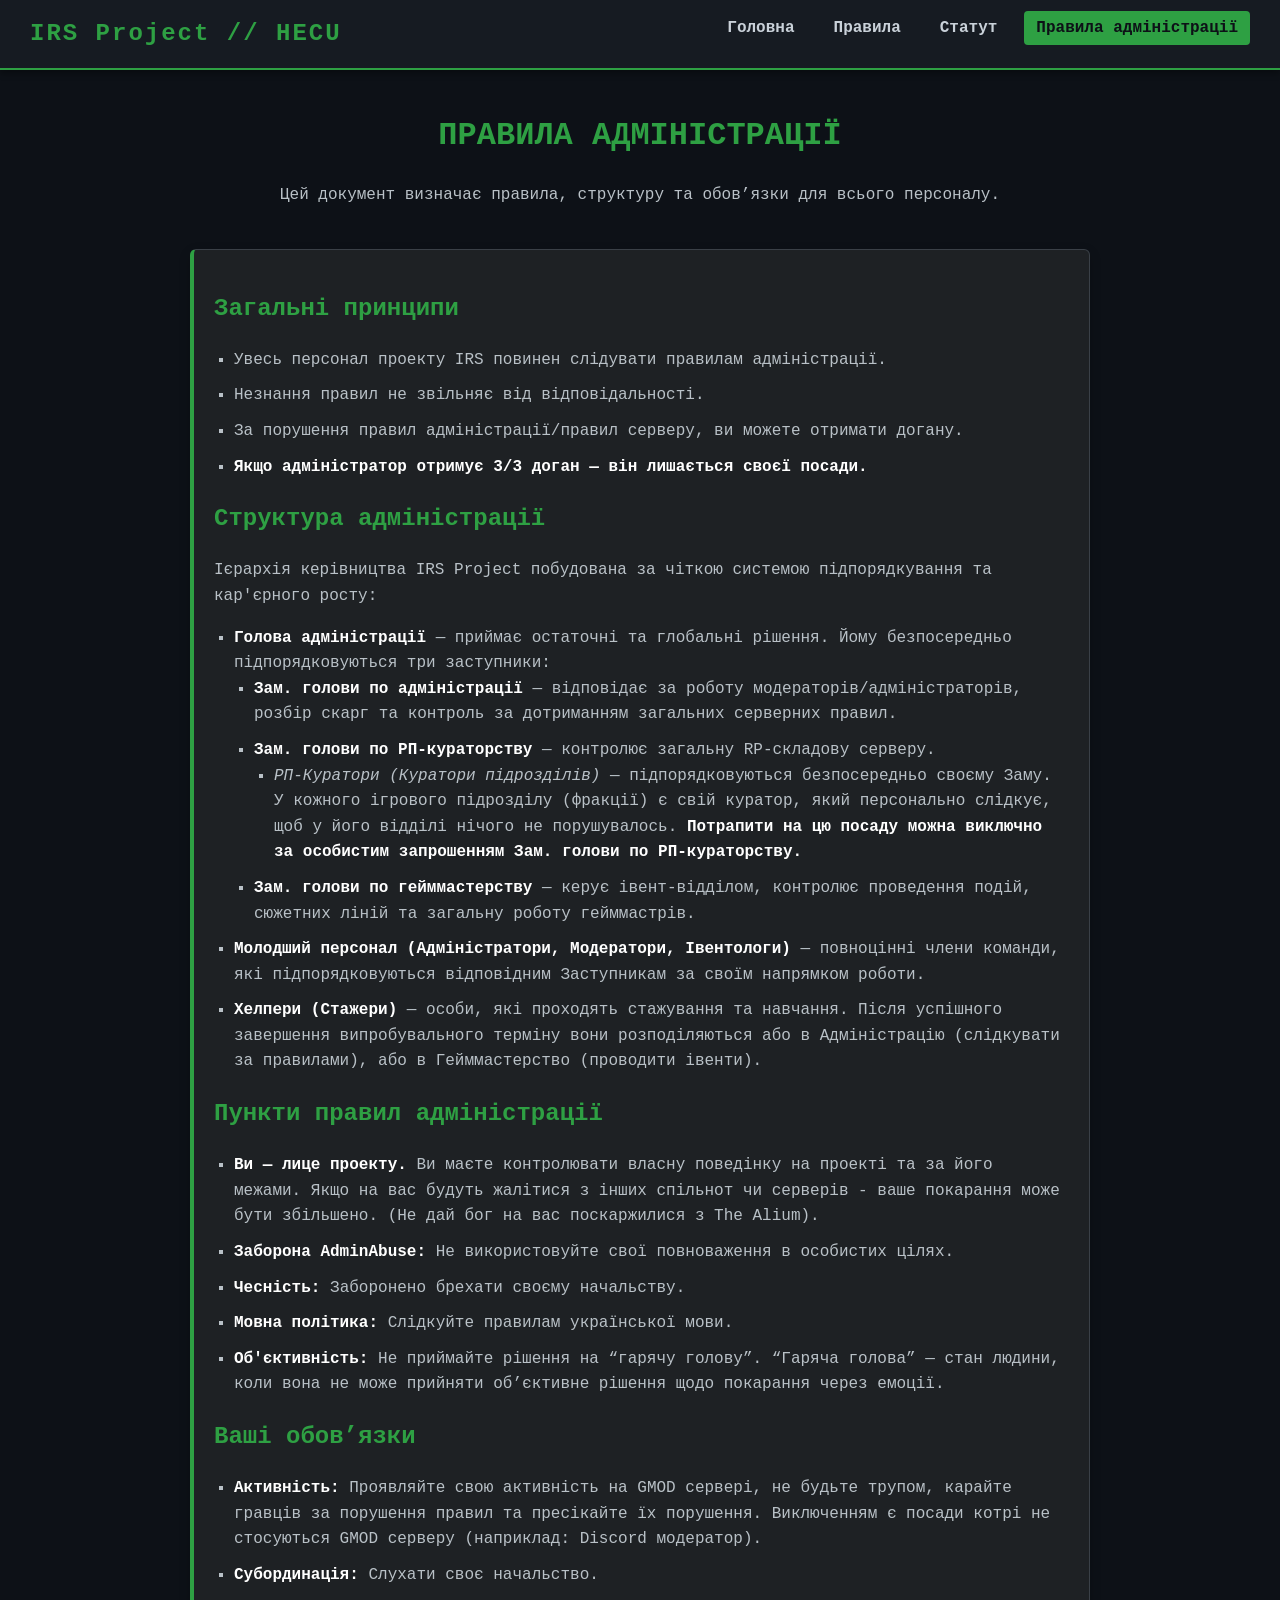
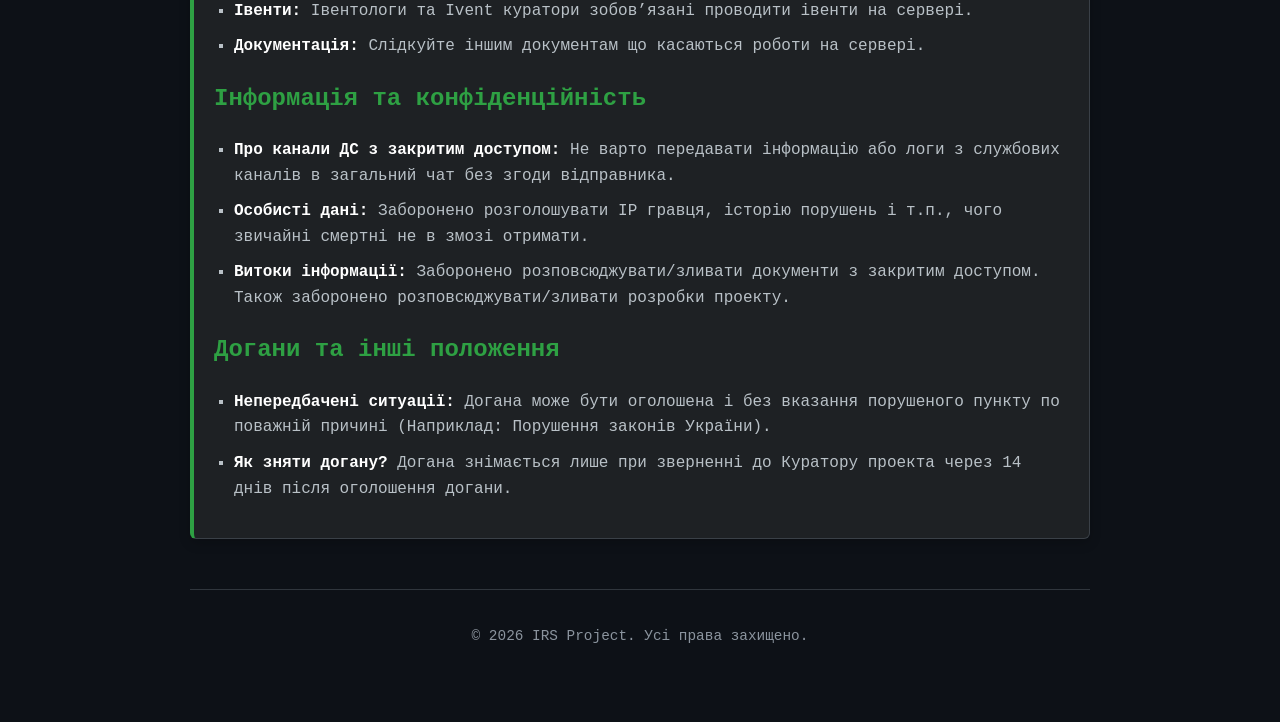
<file: admin.html>
<!DOCTYPE html>
<html lang="uk">
<head>
    <meta charset="UTF-8">
    <meta name="viewport" content="width=device-width, initial-scale=1.0">
    <title>IRS Project | Правила адміністрації</title>
    <link rel="stylesheet" href="style.css">

    <meta property="og:title" content="IRS Project | HL: HECU RP">
    <meta property="og:description" content="Український військово-рольовий сервер (Military RP) у всесвіті Half-Life. Атмосфера катастрофи в Чорній Мезі, суворий статут та боротьба за виживання.">
    <meta property="og:image" content="https://images.steamusercontent.com/ugc/4035672230849723/F85C774FB08B85DD0A5FEDB623C6EC84D47D0886/?imw=5000&imh=5000&ima=fit&impolicy=Letterbox&imcolor=%23000000&letterbox=false">
    <meta property="og:url" content="irsproject.pp.ua"> <meta property="og:type" content="website">
    <meta name="theme-color" content="#2ea043"> <meta name="twitter:card" content="summary_large_image">
</head>
<body>
    <nav class="navbar">
        <div class="nav-brand">IRS Project // HECU</div>
        <ul class="nav-links">
            <li><a href="index.html">Головна</a></li>
            <li><a href="rules.html">Правила</a></li>
            <li><a href="charter.html">Статут</a></li>
            <li><a href="admin.html" class="active">Правила адміністрації</a></li>
        </ul>
    </nav>

    <div class="container">
        <header>
            <h1>ПРАВИЛА АДМІНІСТРАЦІЇ</h1>
            <p>Цей документ визначає правила, структуру та обов’язки для всього персоналу.</p>
        </header>

        <main>
            <section class="terminal-box">
                <h2>Загальні принципи</h2>
                <ul>
                    <li>Увесь персонал проекту IRS повинен слідувати правилам адміністрації.</li>
                    <li>Незнання правил не звільняє від відповідальності.</li>
                    <li>За порушення правил адміністрації/правил серверу, ви можете отримати догану.</li>
                    <li><strong>Якщо адміністратор отримує 3/3 доган — він лишається своєї посади.</strong></li>
                </ul>

                <h2>Структура адміністрації</h2>
                <p>Ієрархія керівництва IRS Project побудована за чіткою системою підпорядкування та кар'єрного росту:</p>
                <ul>
                    <li><strong>Голова адміністрації</strong> — приймає остаточні та глобальні рішення. Йому безпосередньо підпорядковуються три заступники:
                        <ul>
                            <li><strong>Зам. голови по адміністрації</strong> — відповідає за роботу модераторів/адміністраторів, розбір скарг та контроль за дотриманням загальних серверних правил.</li>
                            <li><strong>Зам. голови по РП-кураторству</strong> — контролює загальну RP-складову серверу.
                                <ul>
                                    <li><em>РП-Куратори (Куратори підрозділів)</em> — підпорядковуються безпосередньо своєму Заму. У кожного ігрового підрозділу (фракції) є свій куратор, який персонально слідкує, щоб у його відділі нічого не порушувалось. <strong>Потрапити на цю посаду можна виключно за особистим запрошенням Зам. голови по РП-кураторству.</strong></li>
                                </ul>
                            </li>
                            <li><strong>Зам. голови по гейммастерству</strong> — керує івент-відділом, контролює проведення подій, сюжетних ліній та загальну роботу гейммастрів.</li>
                        </ul>
                    </li>
                    <li><strong>Молодший персонал (Адміністратори, Модератори, Івентологи)</strong> — повноцінні члени команди, які підпорядковуються відповідним Заступникам за своїм напрямком роботи.</li>
                    <li><strong>Хелпери (Стажери)</strong> — особи, які проходять стажування та навчання. Після успішного завершення випробувального терміну вони розподіляються або в Адміністрацію (слідкувати за правилами), або в Гейммастерство (проводити івенти).</li>
                </ul>

                <h2>Пункти правил адміністрації</h2>
                <ul>
                    <li><strong>Ви — лице проекту.</strong> Ви маєте контролювати власну поведінку на проекті та за його межами. Якщо на вас будуть жалітися з інших спільнот чи серверів - ваше покарання може бути збільшено. (Не дай бог на вас поскаржилися з The Alium).</li>
                    <li><strong>Заборона AdminAbuse:</strong> Не використовуйте свої повноваження в особистих цілях.</li>
                    <li><strong>Чесність:</strong> Заборонено брехати своєму начальству.</li>
                    <li><strong>Мовна політика:</strong> Слідкуйте правилам української мови.</li>
                    <li><strong>Об'єктивність:</strong> Не приймайте рішення на “гарячу голову”. “Гаряча голова” — стан людини, коли вона не може прийняти об’єктивне рішення щодо покарання через емоції.</li>
                </ul>

                <h2>Ваші обов’язки</h2>
                <ul>
                    <li><strong>Активність:</strong> Проявляйте свою активність на GMOD сервері, не будьте трупом, карайте гравців за порушення правил та пресікайте їх порушення. Виключенням є посади котрі не стосуються GMOD серверу (наприклад: Discord модератор).</li>
                    <li><strong>Субординація:</strong> Слухати своє начальство.</li>
                    <li><strong>Івенти:</strong> Івентологи та Ivent куратори зобов’язані проводити івенти на сервері.</li>
                    <li><strong>Документація:</strong> Слідкуйте іншим документам що касаються роботи на сервері.</li>
                </ul>

                <h2>Інформація та конфіденційність</h2>
                <ul>
                    <li><strong>Про канали ДС з закритим доступом:</strong> Не варто передавати інформацію або логи з службових каналів в загальний чат без згоди відправника.</li>
                    <li><strong>Особисті дані:</strong> Заборонено розголошувати IP гравця, історію порушень і т.п., чого звичайні смертні не в змозі отримати.</li>
                    <li><strong>Витоки інформації:</strong> Заборонено розповсюджувати/зливати документи з закритим доступом. Також заборонено розповсюджувати/зливати розробки проекту.</li>
                </ul>

                <h2>Догани та інші положення</h2>
                <ul>
                    <li><strong>Непередбачені ситуації:</strong> Догана може бути оголошена і без вказання порушеного пункту по поважній причині (Наприклад: Порушення законів України).</li>
                    <li><strong>Як зняти догану?</strong> Догана знімається лише при зверненні до Куратору проекта через 14 днів після оголошення догани.</li>
                </ul>
            </section>
        </main>

        <footer>
            <p>&copy; 2026 IRS Project. Усі права захищено.</p>
        </footer>
    </div>

    <script>
        document.addEventListener('DOMContentLoaded', () => {
            const links = document.querySelectorAll('.nav-links a');

            links.forEach(link => {
                link.addEventListener('click', function(e) {
                    if (this.href === window.location.href) return;
                    e.preventDefault();
                    const target = this.href;
                    document.body.classList.add('fade-out');
                    setTimeout(() => {
                        window.location.href = target;
                    }, 300);
                });
            });
        });
    </script>
</body>
</html>
</file>
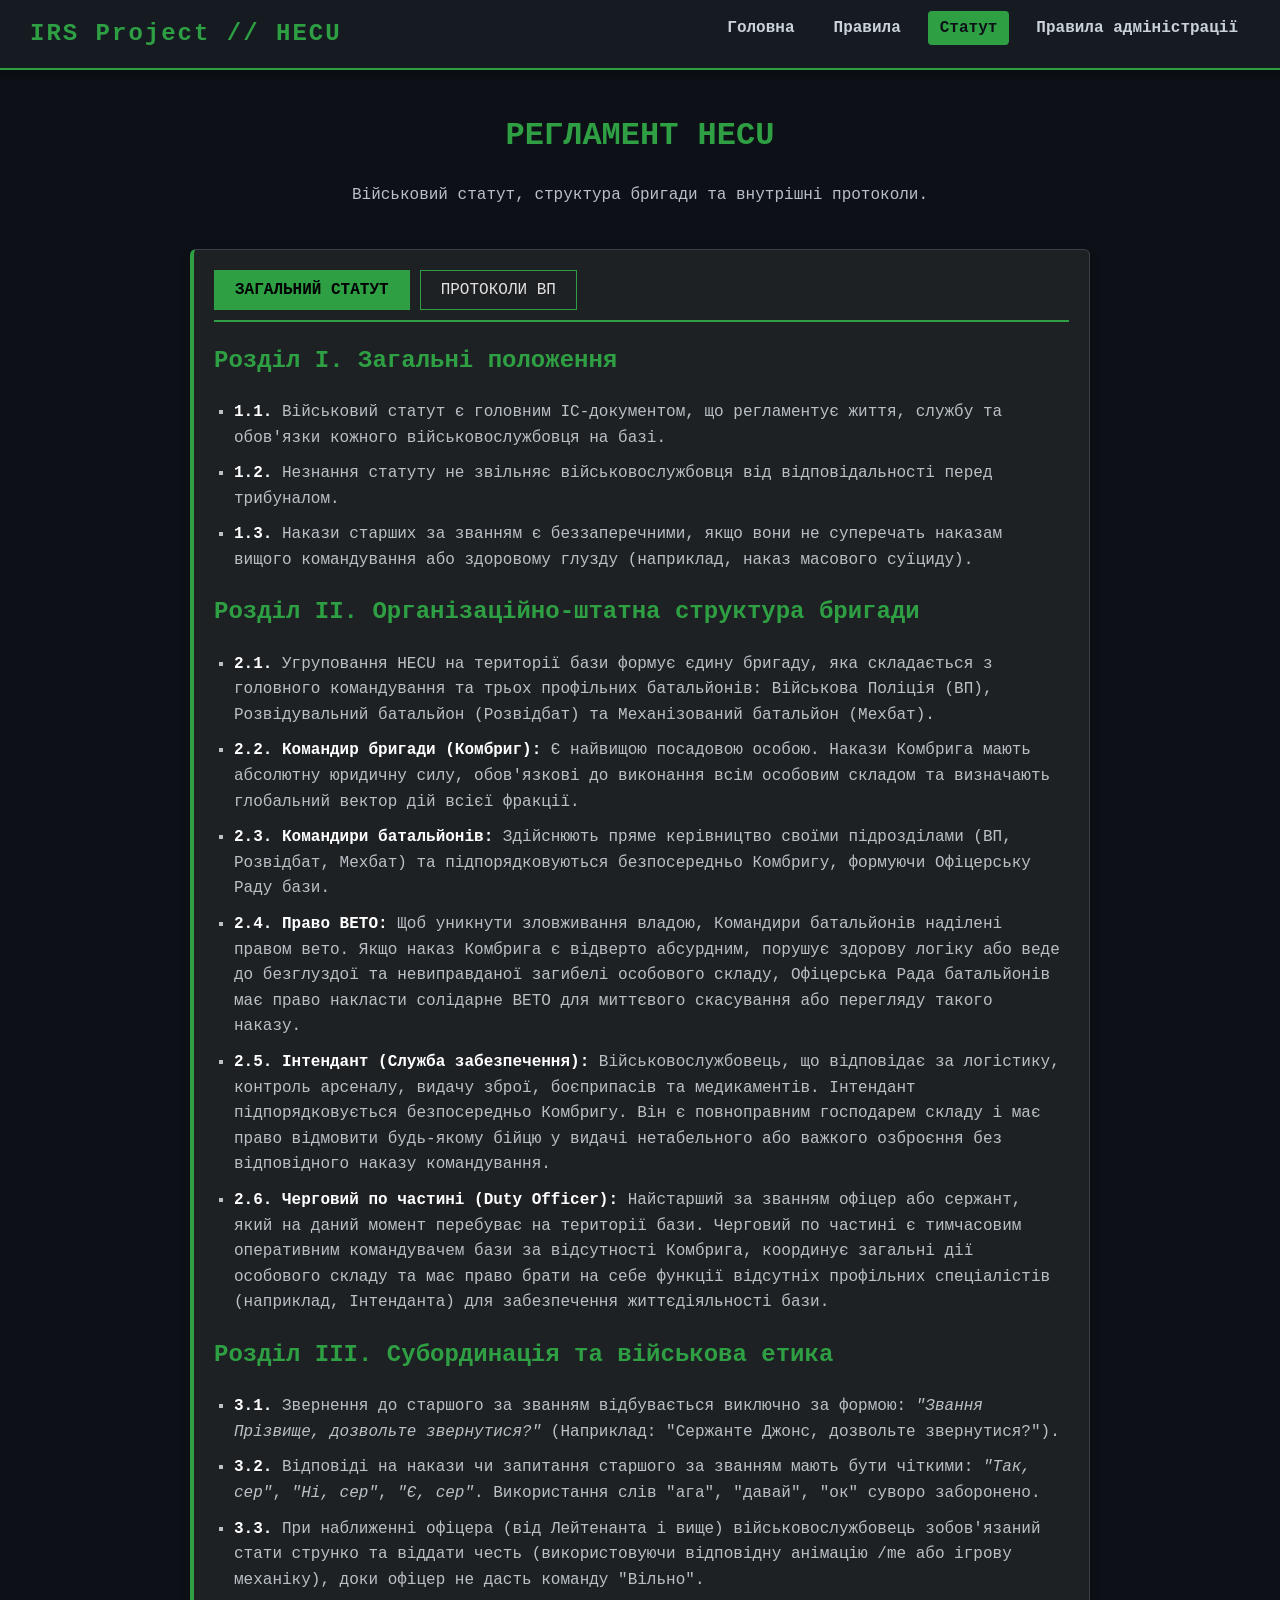
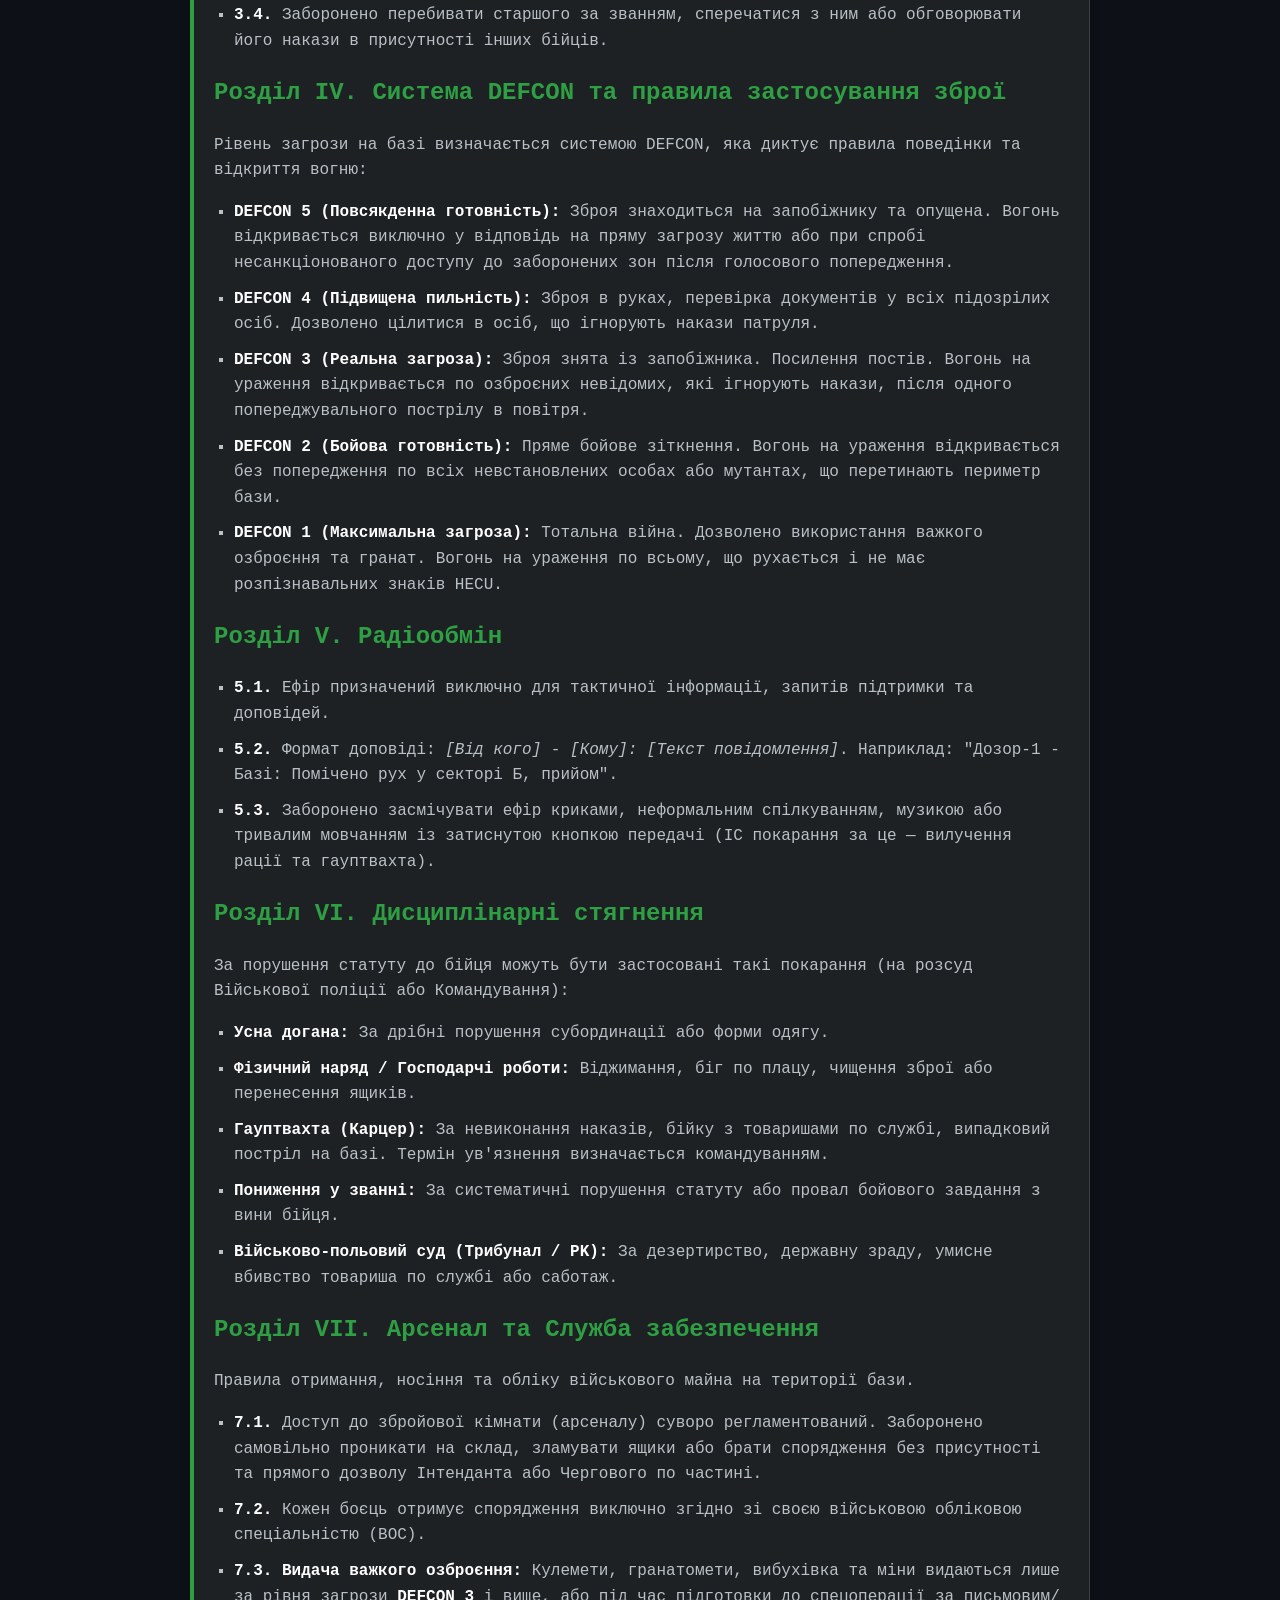
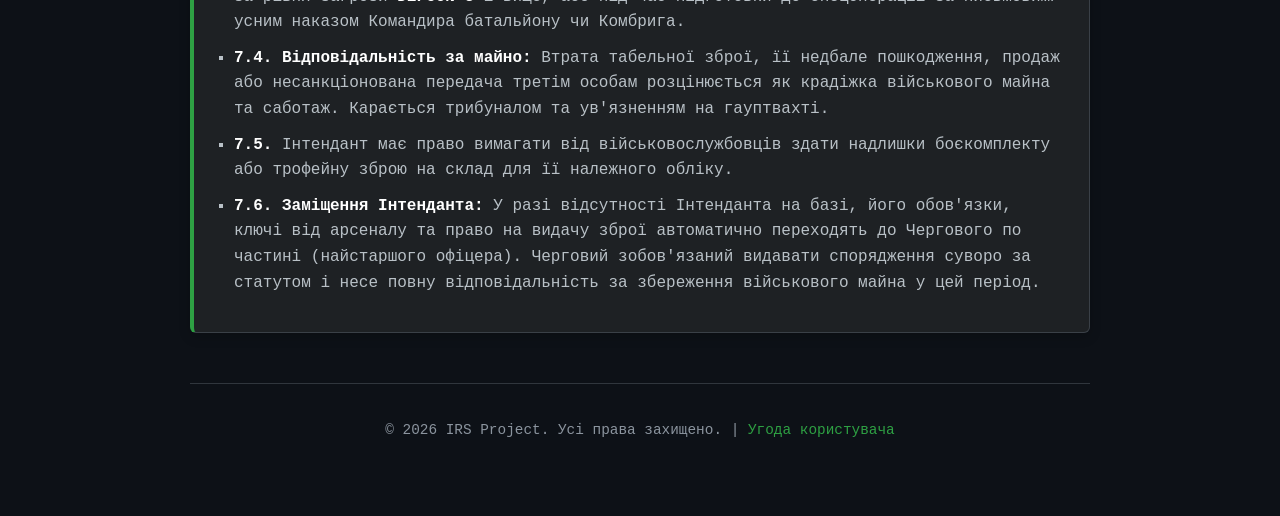
<file: charter.html>
<!DOCTYPE html>
<html lang="uk">
<head>
    <meta charset="UTF-8">
    <meta name="viewport" content="width=device-width, initial-scale=1.0">
    <title>IRS Project | Військовий Статут та Протоколи ВП</title>
    <link rel="stylesheet" href="style.css">

    <meta property="og:title" content="IRS Project | HL: HECU RP">
    <meta property="og:description" content="Український військово-рольовий сервер (Military RP) у всесвіті Half-Life. Атмосфера катастрофи в Чорній Мезі, суворий статут та боротьба за виживання.">
    <meta property="og:image" content="https://images.steamusercontent.com/ugc/4035672230849723/F85C774FB08B85DD0A5FEDB623C6EC84D47D0886/?imw=5000&imh=5000&ima=fit&impolicy=Letterbox&imcolor=%23000000&letterbox=false">
    <meta property="og:url" content="irsproject.pp.ua"> 
    <meta property="og:type" content="website">
    <meta name="theme-color" content="#2ea043"> 
    <meta name="twitter:card" content="summary_large_image">
    
    <!-- Стилі для системи вкладок (Табів) -->
    <style>
        .tabs {
            display: flex;
            gap: 10px;
            margin-bottom: 20px;
            border-bottom: 2px solid #2ea043;
            padding-bottom: 10px;
            flex-wrap: wrap;
        }
        .tab-btn {
            background-color: transparent;
            color: #e0e0e0;
            border: 1px solid #2ea043;
            padding: 10px 20px;
            cursor: pointer;
            font-family: inherit;
            font-size: 16px;
            transition: all 0.3s ease;
            text-transform: uppercase;
        }
        .tab-btn:hover {
            background-color: rgba(46, 160, 67, 0.2);
        }
        .tab-btn.active {
            background-color: #2ea043;
            color: #000;
            font-weight: bold;
        }
        .tab-content {
            display: none;
            animation: fadeIn 0.4s ease;
        }
        .tab-content.active {
            display: block;
        }
        @keyframes fadeIn {
            from { opacity: 0; transform: translateY(5px); }
            to { opacity: 1; transform: translateY(0); }
        }
    </style>
</head>
<body>
    <nav class="navbar">
        <div class="nav-brand">IRS Project // HECU</div>
        <ul class="nav-links">
            <li><a href="index.html">Головна</a></li>
            <li><a href="rules.html">Правила</a></li>
            <li><a href="charter.html" class="active">Статут</a></li>
            <li><a href="admin.html">Правила адміністрації</a></li>
        </ul>
    </nav>

    <div class="container">
        <header>
            <h1>РЕГЛАМЕНТ HECU</h1>
            <p>Військовий статут, структура бригади та внутрішні протоколи.</p>
        </header>

        <main>
            <section class="terminal-box">
                
                <!-- Навігація вкладок -->
                <div class="tabs">
                    <button class="tab-btn active" onclick="openTab(event, 'charter-tab')">Загальний Статут</button>
                    <button class="tab-btn" onclick="openTab(event, 'mp-tab')">Протоколи ВП</button>
                </div>

                <!-- Вкладка 1: ЗАГАЛЬНИЙ СТАТУТ -->
                <div id="charter-tab" class="tab-content active">
                    <h2>Розділ I. Загальні положення</h2>
                    <ul>
                        <li><strong>1.1.</strong> Військовий статут є головним IC-документом, що регламентує життя, службу та обов'язки кожного військовослужбовця на базі.</li>
                        <li><strong>1.2.</strong> Незнання статуту не звільняє військовослужбовця від відповідальності перед трибуналом.</li>
                        <li><strong>1.3.</strong> Накази старших за званням є беззаперечними, якщо вони не суперечать наказам вищого командування або здоровому глузду (наприклад, наказ масового суїциду).</li>
                    </ul>

                    <h2>Розділ II. Організаційно-штатна структура бригади</h2>
                    <ul>
                        <li><strong>2.1.</strong> Угруповання HECU на території бази формує єдину бригаду, яка складається з головного командування та трьох профільних батальйонів: Військова Поліція (ВП), Розвідувальний батальйон (Розвідбат) та Механізований батальйон (Мехбат).</li>
                        <li><strong>2.2. Командир бригади (Комбриг):</strong> Є найвищою посадовою особою. Накази Комбрига мають абсолютну юридичну силу, обов'язкові до виконання всім особовим складом та визначають глобальний вектор дій всієї фракції.</li>
                        <li><strong>2.3. Командири батальйонів:</strong> Здійснюють пряме керівництво своїми підрозділами (ВП, Розвідбат, Мехбат) та підпорядковуються безпосередньо Комбригу, формуючи Офіцерську Раду бази.</li>
                        <li><strong>2.4. Право ВЕТО:</strong> Щоб уникнути зловживання владою, Командири батальйонів наділені правом вето. Якщо наказ Комбрига є відверто абсурдним, порушує здорову логіку або веде до безглуздої та невиправданої загибелі особового складу, Офіцерська Рада батальйонів має право накласти солідарне ВЕТО для миттєвого скасування або перегляду такого наказу.</li>
                        <li><strong>2.5. Інтендант (Служба забезпечення):</strong> Військовослужбовець, що відповідає за логістику, контроль арсеналу, видачу зброї, боєприпасів та медикаментів. Інтендант підпорядковується безпосередньо Комбригу. Він є повноправним господарем складу і має право відмовити будь-якому бійцю у видачі нетабельного або важкого озброєння без відповідного наказу командування.</li>
                        <li><strong>2.6. Черговий по частині (Duty Officer):</strong> Найстарший за званням офіцер або сержант, який на даний момент перебуває на території бази. Черговий по частині є тимчасовим оперативним командувачем бази за відсутності Комбрига, координує загальні дії особового складу та має право брати на себе функції відсутніх профільних спеціалістів (наприклад, Інтенданта) для забезпечення життєдіяльності бази.</li>
                    </ul>

                    <h2>Розділ III. Субординація та військова етика</h2>
                    <ul>
                        <li><strong>3.1.</strong> Звернення до старшого за званням відбувається виключно за формою: <em>"Звання Прізвище, дозвольте звернутися?"</em> (Наприклад: "Сержанте Джонс, дозвольте звернутися?").</li>
                        <li><strong>3.2.</strong> Відповіді на накази чи запитання старшого за званням мають бути чіткими: <em>"Так, сер"</em>, <em>"Ні, сер"</em>, <em>"Є, сер"</em>. Використання слів "ага", "давай", "ок" суворо заборонено.</li>
                        <li><strong>3.3.</strong> При наближенні офіцера (від Лейтенанта і вище) військовослужбовець зобов'язаний стати струнко та віддати честь (використовуючи відповідну анімацію /me або ігрову механіку), доки офіцер не дасть команду "Вільно".</li>
                        <li><strong>3.4.</strong> Заборонено перебивати старшого за званням, сперечатися з ним або обговорювати його накази в присутності інших бійців.</li>
                    </ul>

                    <h2>Розділ IV. Система DEFCON та правила застосування зброї</h2>
                    <p>Рівень загрози на базі визначається системою DEFCON, яка диктує правила поведінки та відкриття вогню:</p>
                    <ul>
                        <li><strong>DEFCON 5 (Повсякденна готовність):</strong> Зброя знаходиться на запобіжнику та опущена. Вогонь відкривається виключно у відповідь на пряму загрозу життю або при спробі несанкціонованого доступу до заборонених зон після голосового попередження.</li>
                        <li><strong>DEFCON 4 (Підвищена пильність):</strong> Зброя в руках, перевірка документів у всіх підозрілих осіб. Дозволено цілитися в осіб, що ігнорують накази патруля.</li>
                        <li><strong>DEFCON 3 (Реальна загроза):</strong> Зброя знята із запобіжника. Посилення постів. Вогонь на ураження відкривається по озброєних невідомих, які ігнорують накази, після одного попереджувального пострілу в повітря.</li>
                        <li><strong>DEFCON 2 (Бойова готовність):</strong> Пряме бойове зіткнення. Вогонь на ураження відкривається без попередження по всіх невстановлених особах або мутантах, що перетинають периметр бази.</li>
                        <li><strong>DEFCON 1 (Максимальна загроза):</strong> Тотальна війна. Дозволено використання важкого озброєння та гранат. Вогонь на ураження по всьому, що рухається і не має розпізнавальних знаків HECU.</li>
                    </ul>

                    <h2>Розділ V. Радіообмін</h2>
                    <ul>
                        <li><strong>5.1.</strong> Ефір призначений виключно для тактичної інформації, запитів підтримки та доповідей.</li>
                        <li><strong>5.2.</strong> Формат доповіді: <em>[Від кого] - [Кому]: [Текст повідомлення]</em>. Наприклад: "Дозор-1 - Базі: Помічено рух у секторі Б, прийом".</li>
                        <li><strong>5.3.</strong> Заборонено засмічувати ефір криками, неформальним спілкуванням, музикою або тривалим мовчанням із затиснутою кнопкою передачі (IC покарання за це — вилучення рації та гауптвахта).</li>
                    </ul>

                    <h2>Розділ VI. Дисциплінарні стягнення</h2>
                    <p>За порушення статуту до бійця можуть бути застосовані такі покарання (на розсуд Військової поліції або Командування):</p>
                    <ul>
                        <li><strong>Усна догана:</strong> За дрібні порушення субординації або форми одягу.</li>
                        <li><strong>Фізичний наряд / Господарчі роботи:</strong> Віджимання, біг по плацу, чищення зброї або перенесення ящиків.</li>
                        <li><strong>Гауптвахта (Карцер):</strong> За невиконання наказів, бійку з товаришами по службі, випадковий постріл на базі. Термін ув'язнення визначається командуванням.</li>
                        <li><strong>Пониження у званні:</strong> За систематичні порушення статуту або провал бойового завдання з вини бійця.</li>
                        <li><strong>Військово-польовий суд (Трибунал / PK):</strong> За дезертирство, державну зраду, умисне вбивство товариша по службі або саботаж.</li>
                    </ul>
                    
                    <h2>Розділ VII. Арсенал та Служба забезпечення</h2>
                    <p>Правила отримання, носіння та обліку військового майна на території бази.</p>
                    <ul>
                        <li><strong>7.1.</strong> Доступ до збройової кімнати (арсеналу) суворо регламентований. Заборонено самовільно проникати на склад, зламувати ящики або брати спорядження без присутності та прямого дозволу Інтенданта або Чергового по частині.</li>
                        <li><strong>7.2.</strong> Кожен боєць отримує спорядження виключно згідно зі своєю військовою обліковою спеціальністю (ВОС).</li>
                        <li><strong>7.3. Видача важкого озброєння:</strong> Кулемети, гранатомети, вибухівка та міни видаються лише за рівня загрози <strong>DEFCON 3</strong> і вище, або під час підготовки до спецоперації за письмовим/усним наказом Командира батальйону чи Комбрига.</li>
                        <li><strong>7.4. Відповідальність за майно:</strong> Втрата табельної зброї, її недбале пошкодження, продаж або несанкціонована передача третім особам розцінюється як крадіжка військового майна та саботаж. Карається трибуналом та ув'язненням на гауптвахті.</li>
                        <li><strong>7.5.</strong> Інтендант має право вимагати від військовослужбовців здати надлишки боєкомплекту або трофейну зброю на склад для її належного обліку.</li>
                        <li><strong>7.6. Заміщення Інтенданта:</strong> У разі відсутності Інтенданта на базі, його обов'язки, ключі від арсеналу та право на видачу зброї автоматично переходять до Чергового по частині (найстаршого офіцера). Черговий зобов'язаний видавати спорядження суворо за статутом і несе повну відповідальність за збереження військового майна у цей період.</li>
                    </ul>
                </div>

                <!-- Вкладка 2: ПРОТОКОЛИ ВП -->
                <div id="mp-tab" class="tab-content">
                    <h2>Розділ I. Повноваження та обов'язки Військової Поліції</h2>
                    <p>Військова поліція (ВП) є головним правоохоронним органом на території бази. Її юрисдикція поширюється на всіх без винятку військовослужбовців бригади.</p>
                    <ul>
                        <li><strong>1.1. Затримання та арешт:</strong> Патрульні ВП мають право затримати будь-якого військовослужбовця (до звання Лейтенанта включно) за підозрою у порушенні статуту. Арешт старших офіцерів здійснюється лише з дозволу Комбрига (крім випадків збройної загрози).</li>
                        <li><strong>1.2. Огляд та обшук:</strong> ВП має право проводити раптові обшуки казарм, особистих речей та транспорту з метою виявлення контрабанди чи несанкціонованої зброї.</li>
                        <li><strong>1.3. Обмеження доступу:</strong> ВП уповноважена оточувати місця злочинів, блокувати сектори та перевіряти рівні допуску всього персоналу бази.</li>
                        <li><strong>1.4.</strong> Будь-яка непокора законним вимогам співробітника ВП під час виконання ним службових обов'язків прирівнюється до порушення наказу командування.</li>
                    </ul>

                    <h2>Розділ II. Стадії застосування сили</h2>
                    <p>Співробітник ВП зобов'язаний діяти пропорційно до загрози. Летальна зброя застосовується як крайній захід.</p>
                    <ul>
                        <li><strong>Рівень 1: Присутність ВП.</strong> Знаходження патруля ВП на місці має психологічно зупиняти порушення.</li>
                        <li><strong>Рівень 2: Усні накази.</strong> Чіткі та гучні команди: <em>"ВП! Стій на місці!", "Опустіть зброю!"</em>.</li>
                        <li><strong>Рівень 3: Фізичний контроль.</strong> Заломлення рук, повалення на землю, надягання кайданок / стяжок.</li>
                        <li><strong>Рівень 4: Спецзасоби.</strong> Використання поліцейського кийка для придушення агресивного опору.</li>
                        <li><strong>Рівень 5: Летальна зброя.</strong> Застосовується ВИКЛЮЧНО у випадках: прямої загрози життю, збройного опору арешту, або при спробі втечі підозрюваного у тяжкому злочині.</li>
                    </ul>

                    <h2>Розділ III. Процедура затримання та Гауптвахта</h2>
                    <ul>
                        <li><strong>3.1. Алгоритм арешту:</strong> Наказати скласти зброю -> Надягнути кайданки -> Назвати причину затримання -> Провести первинний обшук на місці -> Ескортувати до гауптвахти.</li>
                        <li><strong>3.2. Особистий обшук:</strong> Проводиться завжди для безпеки співробітника ВП. Вилучається зброя та засоби зв'язку.</li>
                        <li><strong>3.3. Ліміт часу:</strong> Максимальний час утримання на гауптвахті до початку допиту чи трибуналу — <strong>15 хвилин</strong>. Заборонено "забувати" про гравців у камері.</li>
                        <li><strong>3.4.</strong> Усі вилучені табельні речі (які не є контрабандою) повертаються військовослужбовцю після відбуття покарання.</li>
                    </ul>
                </div>

            </section>
        </main>

        <footer>
            <p>&copy; 2026 IRS Project. Усі права захищено. | <a href="tos.html" style="color: #2ea043; text-decoration: none;">Угода користувача</a></p>
        </footer>
    </div>

    <!-- Скрипти для вкладок та плавного переходу -->
    <script>
        // Функція перемикання вкладок
        function openTab(evt, tabName) {
            const tabContents = document.getElementsByClassName("tab-content");
            for (let i = 0; i < tabContents.length; i++) {
                tabContents[i].style.display = "none";
                tabContents[i].classList.remove("active");
            }
            
            const tabBtns = document.getElementsByClassName("tab-btn");
            for (let i = 0; i < tabBtns.length; i++) {
                tabBtns[i].classList.remove("active");
            }
            
            document.getElementById(tabName).style.display = "block";
            document.getElementById(tabName).classList.add("active");
            evt.currentTarget.classList.add("active");
        }

        // Плавний перехід між сторінками
        document.addEventListener('DOMContentLoaded', () => {
            const links = document.querySelectorAll('.nav-links a');

            links.forEach(link => {
                link.addEventListener('click', function(e) {
                    if (this.href === window.location.href || this.target === '_blank') return;
                    e.preventDefault();
                    const target = this.href;
                    document.body.classList.add('fade-out');
                    setTimeout(() => {
                        window.location.href = target;
                    }, 300);
                });
            });
        });
    </script>
</body>
</html>
</file>
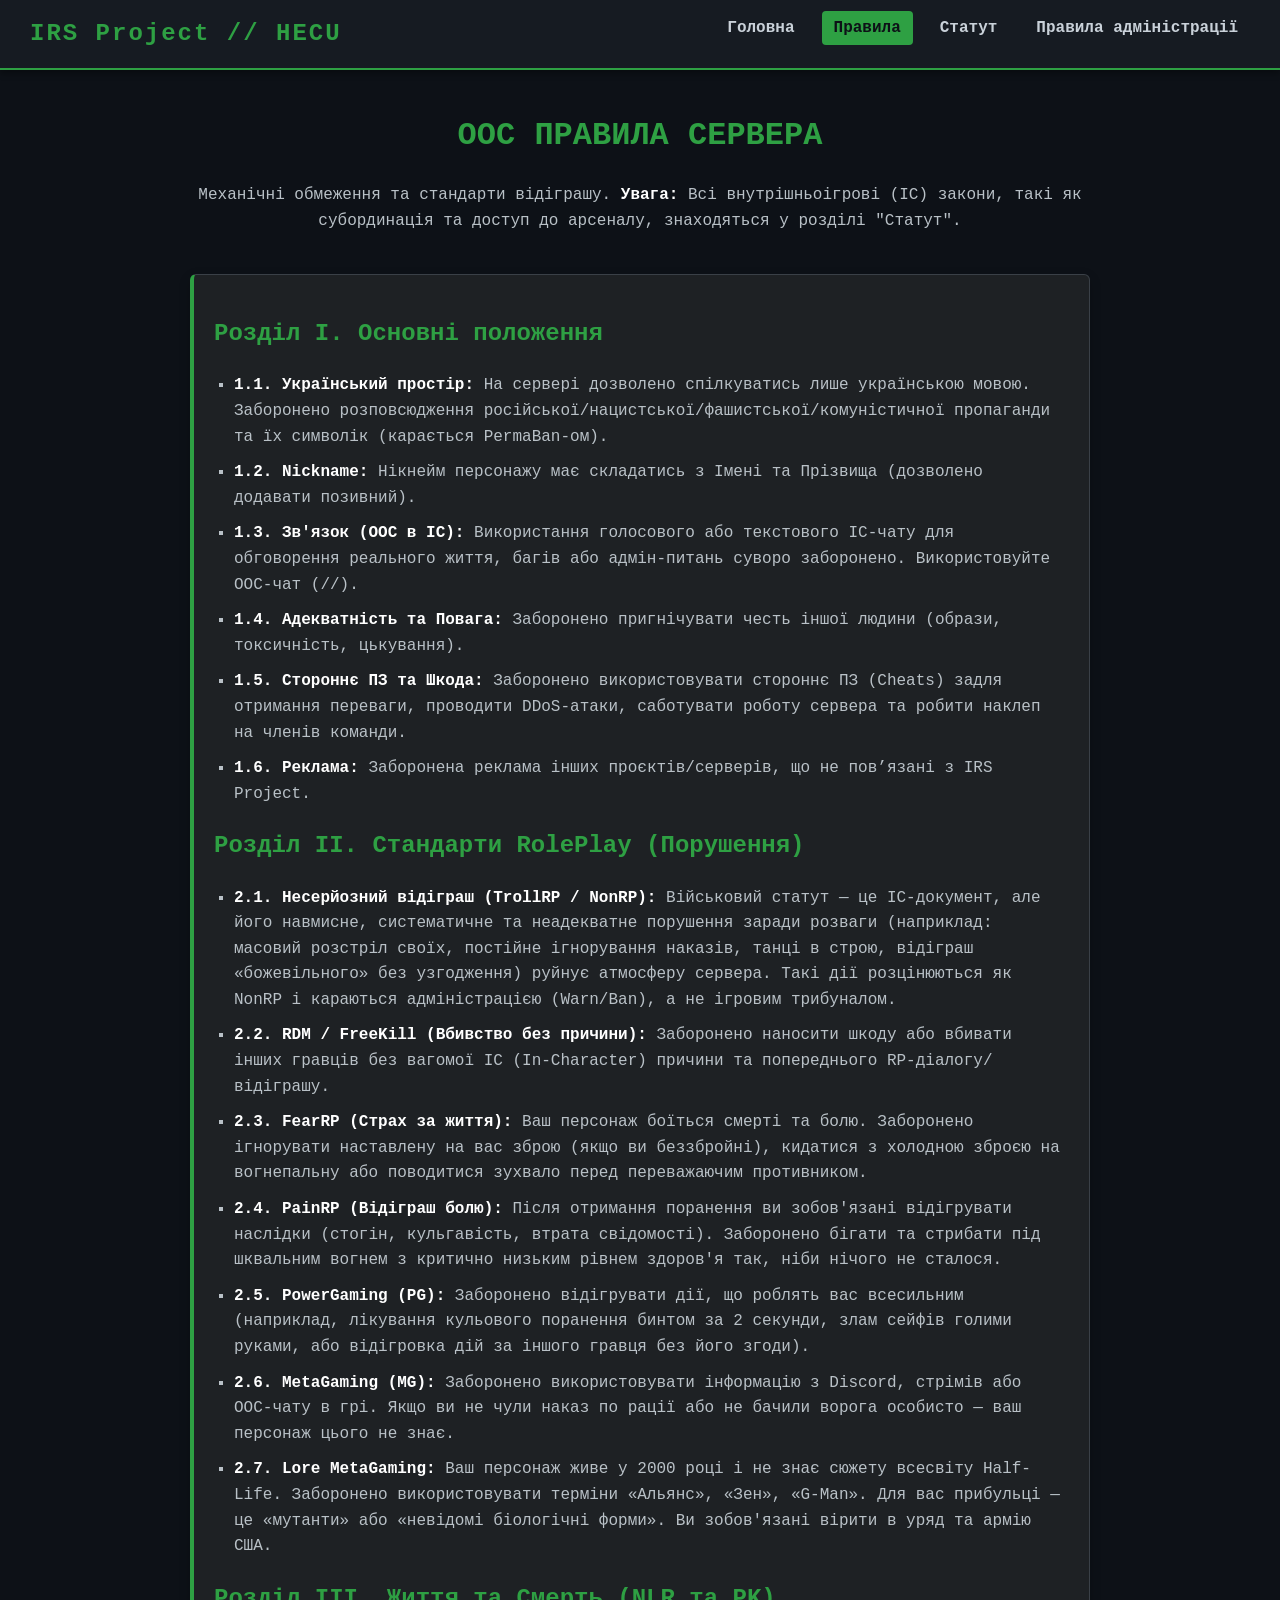
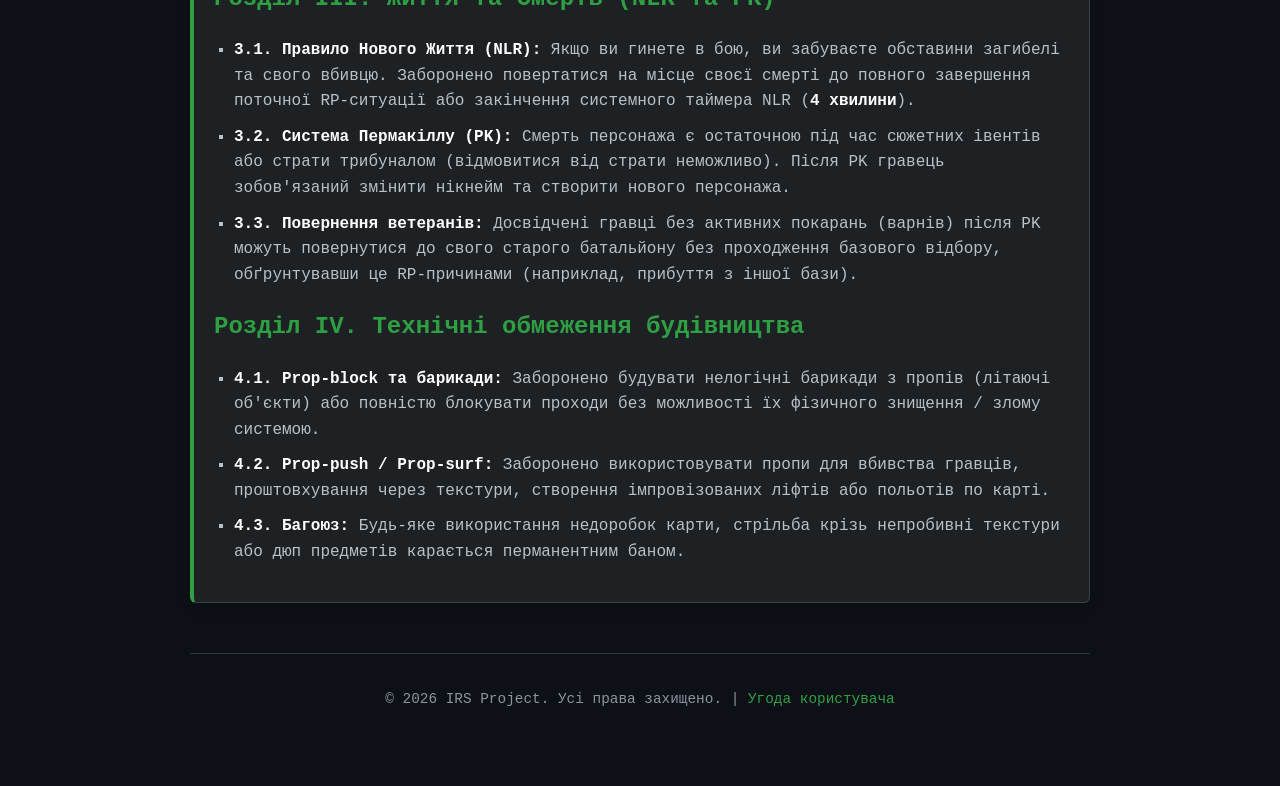
<file: rules.html>
<!DOCTYPE html>
<html lang="uk">
<head>
    <meta charset="UTF-8">
    <meta name="viewport" content="width=device-width, initial-scale=1.0">
    <title>IRS Project | Правила Сервера</title>
    <link rel="stylesheet" href="style.css">

    <meta property="og:title" content="IRS Project | HL: HECU RP">
    <meta property="og:description" content="Український військово-рольовий сервер (Military RP) у всесвіті Half-Life. Атмосфера катастрофи в Чорній Мезі, суворий статут та боротьба за виживання.">
    <meta property="og:image" content="https://images.steamusercontent.com/ugc/4035672230849723/F85C774FB08B85DD0A5FEDB623C6EC84D47D0886/?imw=5000&imh=5000&ima=fit&impolicy=Letterbox&imcolor=%23000000&letterbox=false">
    <meta property="og:url" content="irsproject.pp.ua"> <meta property="og:type" content="website">
    <meta name="theme-color" content="#2ea043"> <meta name="twitter:card" content="summary_large_image">
</head>
<body>
    <nav class="navbar">
        <div class="nav-brand">IRS Project // HECU</div>
        <ul class="nav-links">
            <li><a href="index.html">Головна</a></li>
            <li><a href="rules.html" class="active">Правила</a></li>
            <li><a href="charter.html">Статут</a></li>
            <li><a href="admin.html">Правила адміністрації</a></li>
        </ul>
    </nav>

    <div class="container">
        <header>
            <h1>OOC ПРАВИЛА СЕРВЕРА</h1>
            <p>Механічні обмеження та стандарти відіграшу. <strong>Увага:</strong> Всі внутрішньоігрові (IC) закони, такі як субординація та доступ до арсеналу, знаходяться у розділі "Статут".</p>
        </header>

        <main>
            <section class="terminal-box">
                <h2>Розділ I. Основні положення</h2>
                <ul>
                    <li><strong>1.1. Український простір:</strong> На сервері дозволено спілкуватись лише українською мовою. Заборонено розповсюдження російської/нацистської/фашистської/комуністичної пропаганди та їх символік (карається PermaBan-ом).</li>
                    <li><strong>1.2. Nickname:</strong> Нікнейм персонажу має складатись з Імені та Прізвища (дозволено додавати позивний).</li>
                    <li><strong>1.3. Зв'язок (OOC в IC):</strong> Використання голосового або текстового IC-чату для обговорення реального життя, багів або адмін-питань суворо заборонено. Використовуйте OOC-чат (//).</li>
                    <li><strong>1.4. Адекватність та Повага:</strong> Заборонено пригнічувати честь іншої людини (образи, токсичність, цькування).</li>
                    <li><strong>1.5. Стороннє ПЗ та Шкода:</strong> Заборонено використовувати стороннє ПЗ (Cheats) задля отримання переваги, проводити DDoS-атаки, саботувати роботу сервера та робити наклеп на членів команди.</li>
                    <li><strong>1.6. Реклама:</strong> Заборонена реклама інших проєктів/серверів, що не пов’язані з IRS Project.</li>
                </ul>

                <h2>Розділ II. Стандарти RolePlay (Порушення)</h2>
                <ul>
                    <li><strong>2.1. Несерйозний відіграш (TrollRP / NonRP):</strong> Військовий статут — це IC-документ, але його навмисне, систематичне та неадекватне порушення заради розваги (наприклад: масовий розстріл своїх, постійне ігнорування наказів, танці в строю, відіграш «божевільного» без узгодження) руйнує атмосферу сервера. Такі дії розцінюються як NonRP і караються адміністрацією (Warn/Ban), а не ігровим трибуналом.</li>
                    <li><strong>2.2. RDM / FreeKill (Вбивство без причини):</strong> Заборонено наносити шкоду або вбивати інших гравців без вагомої IC (In-Character) причини та попереднього RP-діалогу/відіграшу.</li>
                    <li><strong>2.3. FearRP (Страх за життя):</strong> Ваш персонаж боїться смерті та болю. Заборонено ігнорувати наставлену на вас зброю (якщо ви беззбройні), кидатися з холодною зброєю на вогнепальну або поводитися зухвало перед переважаючим противником.</li>
                    <li><strong>2.4. PainRP (Відіграш болю):</strong> Після отримання поранення ви зобов'язані відігрувати наслідки (стогін, кульгавість, втрата свідомості). Заборонено бігати та стрибати під шквальним вогнем з критично низьким рівнем здоров'я так, ніби нічого не сталося.</li>
                    <li><strong>2.5. PowerGaming (PG):</strong> Заборонено відігрувати дії, що роблять вас всесильним (наприклад, лікування кульового поранення бинтом за 2 секунди, злам сейфів голими руками, або відігровка дій за іншого гравця без його згоди).</li>
                    <li><strong>2.6. MetaGaming (MG):</strong> Заборонено використовувати інформацію з Discord, стрімів або OOC-чату в грі. Якщо ви не чули наказ по рації або не бачили ворога особисто — ваш персонаж цього не знає.</li>
                    <li><strong>2.7. Lore MetaGaming:</strong> Ваш персонаж живе у 2000 році і не знає сюжету всесвіту Half-Life. Заборонено використовувати терміни «Альянс», «Зен», «G-Man». Для вас прибульці — це «мутанти» або «невідомі біологічні форми». Ви зобов'язані вірити в уряд та армію США.</li>
                </ul>

                <h2>Розділ III. Життя та Смерть (NLR та PK)</h2>
                <ul>
                    <li><strong>3.1. Правило Нового Життя (NLR):</strong> Якщо ви гинете в бою, ви забуваєте обставини загибелі та свого вбивцю. Заборонено повертатися на місце своєї смерті до повного завершення поточної RP-ситуації або закінчення системного таймера NLR (<strong>4 хвилини</strong>).</li>
                    <li><strong>3.2. Система Пермакіллу (PK):</strong> Смерть персонажа є остаточною під час сюжетних івентів або страти трибуналом (відмовитися від страти неможливо). Після PK гравець зобов'язаний змінити нікнейм та створити нового персонажа.</li>
                    <li><strong>3.3. Повернення ветеранів:</strong> Досвідчені гравці без активних покарань (варнів) після PK можуть повернутися до свого старого батальйону без проходження базового відбору, обґрунтувавши це RP-причинами (наприклад, прибуття з іншої бази).</li>
                </ul>

                <h2>Розділ IV. Технічні обмеження будівництва</h2>
                <ul>
                    <li><strong>4.1. Prop-block та барикади:</strong> Заборонено будувати нелогічні барикади з пропів (літаючі об'єкти) або повністю блокувати проходи без можливості їх фізичного знищення / злому системою.</li>
                    <li><strong>4.2. Prop-push / Prop-surf:</strong> Заборонено використовувати пропи для вбивства гравців, проштовхування через текстури, створення імпровізованих ліфтів або польотів по карті.</li>
                    <li><strong>4.3. Багоюз:</strong> Будь-яке використання недоробок карти, стрільба крізь непробивні текстури або дюп предметів карається перманентним баном.</li>
                </ul>
            </section>
        </main>

        <footer>
            <p>&copy; 2026 IRS Project. Усі права захищено. | <a href="tos.html" style="color: #2ea043; text-decoration: none;">Угода користувача</a></p>
        </footer>
    </div>
    <script>
        document.addEventListener('DOMContentLoaded', () => {
            const links = document.querySelectorAll('.nav-links a');

            links.forEach(link => {
                link.addEventListener('click', function(e) {
                    if (this.href === window.location.href || this.target === '_blank') return;
                    e.preventDefault(); 
                    const target = this.href; 
                    document.body.classList.add('fade-out');
                    setTimeout(() => {
                        window.location.href = target;
                    }, 300);
                });
            });
        });
    </script>
</body>
</html>
</file>
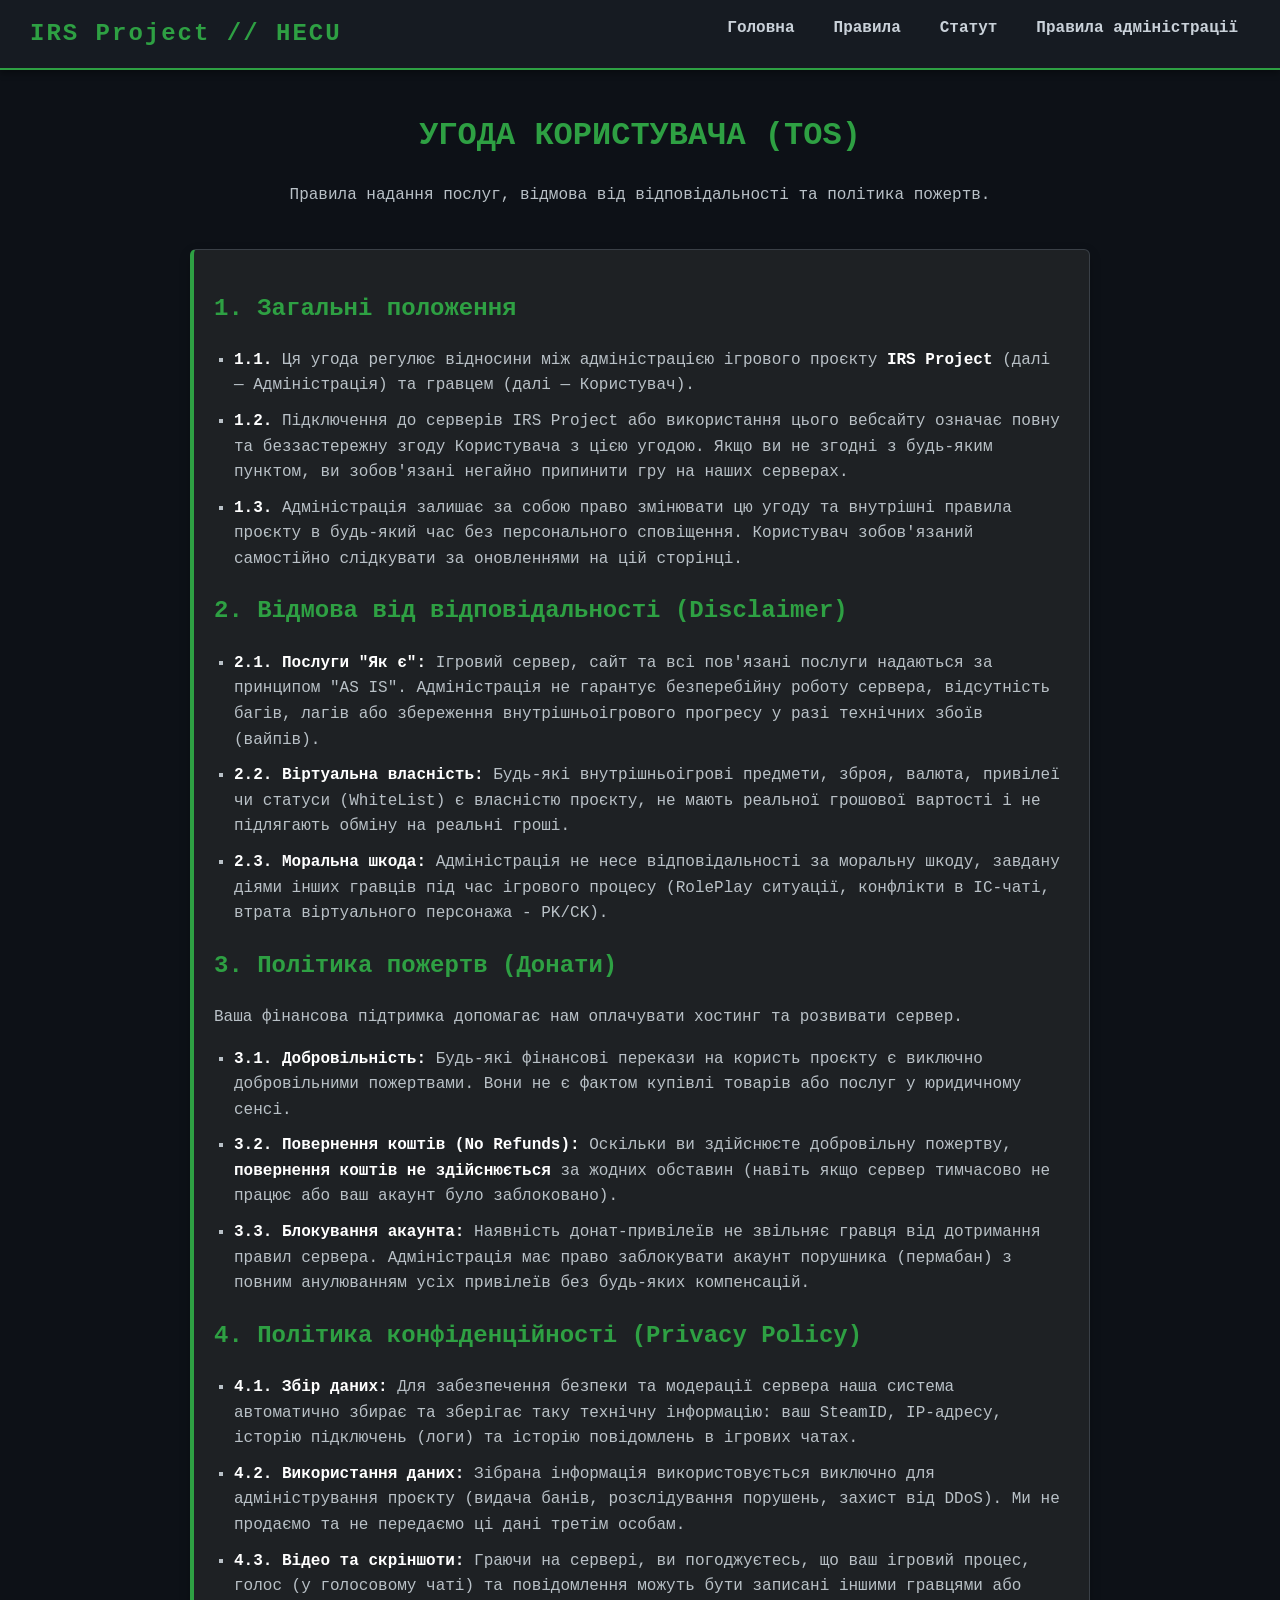
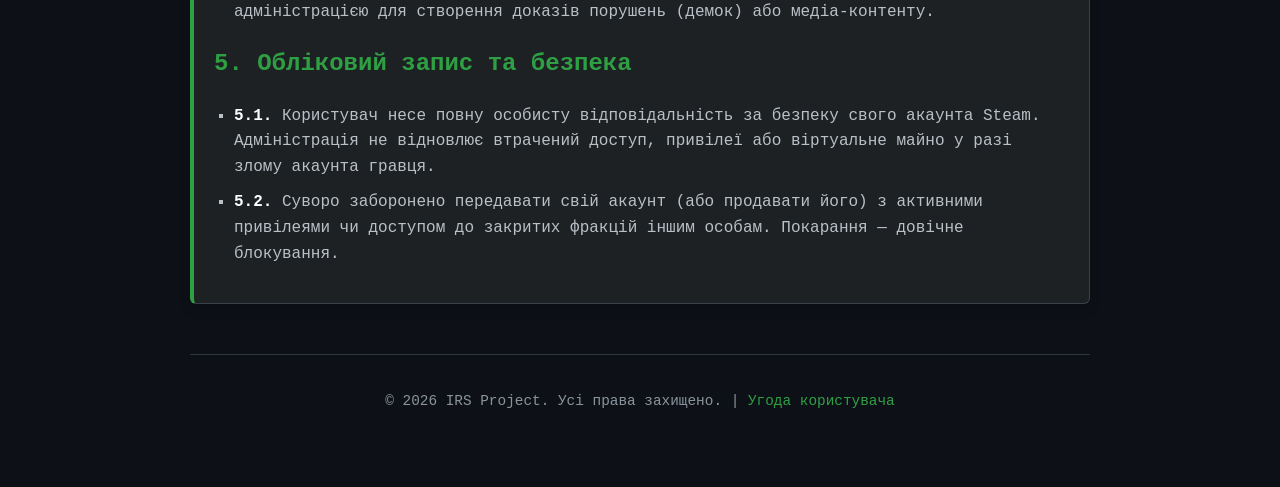
<file: tos.html>
<!DOCTYPE html>
<html lang="uk">
<head>
    <meta charset="UTF-8">
    <meta name="viewport" content="width=device-width, initial-scale=1.0">
    <title>IRS Project | Угода користувача</title>
    <link rel="stylesheet" href="style.css">

    <meta property="og:title" content="IRS Project | Угода користувача (TOS)">
    <meta property="og:description" content="Офіційна угода користувача, політика конфіденційності та правила відмови від відповідальності ігрового сервера IRS Project.">
    <meta property="og:type" content="website">
    <meta name="theme-color" content="#2ea043">
</head>
<body>
    <nav class="navbar">
        <div class="nav-brand">IRS Project // HECU</div>
        <ul class="nav-links">
            <li><a href="index.html">Головна</a></li>
            <li><a href="rules.html">Правила</a></li>
            <li><a href="charter.html">Статут</a></li>
            <li><a href="admin.html">Правила адміністрації</a></li>
        </ul>
    </nav>

    <div class="container">
        <header>
            <h1>УГОДА КОРИСТУВАЧА (TOS)</h1>
            <p>Правила надання послуг, відмова від відповідальності та політика пожертв.</p>
        </header>

        <main>
            <section class="terminal-box">
                <h2>1. Загальні положення</h2>
                <ul>
                    <li><strong>1.1.</strong> Ця угода регулює відносини між адміністрацією ігрового проєкту <strong>IRS Project</strong> (далі — Адміністрація) та гравцем (далі — Користувач).</li>
                    <li><strong>1.2.</strong> Підключення до серверів IRS Project або використання цього вебсайту означає повну та беззастережну згоду Користувача з цією угодою. Якщо ви не згодні з будь-яким пунктом, ви зобов'язані негайно припинити гру на наших серверах.</li>
                    <li><strong>1.3.</strong> Адміністрація залишає за собою право змінювати цю угоду та внутрішні правила проєкту в будь-який час без персонального сповіщення. Користувач зобов'язаний самостійно слідкувати за оновленнями на цій сторінці.</li>
                </ul>

                <h2>2. Відмова від відповідальності (Disclaimer)</h2>
                <ul>
                    <li><strong>2.1. Послуги "Як є":</strong> Ігровий сервер, сайт та всі пов'язані послуги надаються за принципом "AS IS". Адміністрація не гарантує безперебійну роботу сервера, відсутність багів, лагів або збереження внутрішньоігрового прогресу у разі технічних збоїв (вайпів).</li>
                    <li><strong>2.2. Віртуальна власність:</strong> Будь-які внутрішньоігрові предмети, зброя, валюта, привілеї чи статуси (WhiteList) є власністю проєкту, не мають реальної грошової вартості і не підлягають обміну на реальні гроші.</li>
                    <li><strong>2.3. Моральна шкода:</strong> Адміністрація не несе відповідальності за моральну шкоду, завдану діями інших гравців під час ігрового процесу (RolePlay ситуації, конфлікти в IC-чаті, втрата віртуального персонажа - PK/CK).</li>
                </ul>

                <h2>3. Політика пожертв (Донати)</h2>
                <p>Ваша фінансова підтримка допомагає нам оплачувати хостинг та розвивати сервер.</p>
                <ul>
                    <li><strong>3.1. Добровільність:</strong> Будь-які фінансові перекази на користь проєкту є виключно добровільними пожертвами. Вони не є фактом купівлі товарів або послуг у юридичному сенсі.</li>
                    <li><strong>3.2. Повернення коштів (No Refunds):</strong> Оскільки ви здійснюєте добровільну пожертву, <strong>повернення коштів не здійснюється</strong> за жодних обставин (навіть якщо сервер тимчасово не працює або ваш акаунт було заблоковано).</li>
                    <li><strong>3.3. Блокування акаунта:</strong> Наявність донат-привілеїв не звільняє гравця від дотримання правил сервера. Адміністрація має право заблокувати акаунт порушника (пермабан) з повним анулюванням усіх привілеїв без будь-яких компенсацій.</li>
                </ul>

                <h2>4. Політика конфіденційності (Privacy Policy)</h2>
                <ul>
                    <li><strong>4.1. Збір даних:</strong> Для забезпечення безпеки та модерації сервера наша система автоматично збирає та зберігає таку технічну інформацію: ваш SteamID, IP-адресу, історію підключень (логи) та історію повідомлень в ігрових чатах.</li>
                    <li><strong>4.2. Використання даних:</strong> Зібрана інформація використовується виключно для адміністрування проєкту (видача банів, розслідування порушень, захист від DDoS). Ми не продаємо та не передаємо ці дані третім особам.</li>
                    <li><strong>4.3. Відео та скріншоти:</strong> Граючи на сервері, ви погоджуєтесь, що ваш ігровий процес, голос (у голосовому чаті) та повідомлення можуть бути записані іншими гравцями або адміністрацією для створення доказів порушень (демок) або медіа-контенту.</li>
                </ul>

                <h2>5. Обліковий запис та безпека</h2>
                <ul>
                    <li><strong>5.1.</strong> Користувач несе повну особисту відповідальність за безпеку свого акаунта Steam. Адміністрація не відновлює втрачений доступ, привілеї або віртуальне майно у разі злому акаунта гравця.</li>
                    <li><strong>5.2.</strong> Суворо заборонено передавати свій акаунт (або продавати його) з активними привілеями чи доступом до закритих фракцій іншим особам. Покарання — довічне блокування.</li>
                </ul>
            </section>
        </main>

        <footer>
            <p>&copy; 2026 IRS Project. Усі права захищено. | <a href="tos.html" style="color: #2ea043; text-decoration: none;">Угода користувача</a></p>
        </footer>
    </div>

    <!-- Скрипт плавного переходу -->
    <script>
        document.addEventListener('DOMContentLoaded', () => {
            const links = document.querySelectorAll('.nav-links a');

            links.forEach(link => {
                link.addEventListener('click', function(e) {
                    if (this.href === window.location.href || this.target === '_blank') return;
                    e.preventDefault();
                    const target = this.href;
                    document.body.classList.add('fade-out');
                    setTimeout(() => {
                        window.location.href = target;
                    }, 300);
                });
            });
        });
    </script>
</body>
</html>
</file>
<file: style.css>
/* =========================================
 *  БАЗОВІ НАЛАШТУВАННЯ ТА АНІМАЦІЇ
 = *======================================== */
body {
    background-color: #0d1117;
    color: #b9c1c7; /* М'який колір тексту для захисту очей */
    font-family: 'Courier New', Courier, monospace;
    margin: 0;
    padding: 0;
    line-height: 1.6;
    animation: pageFadeIn 0.4s ease-out forwards;
    opacity: 0; /* Ховаємо до початку анімації */
}

/* Анімація появи сторінки */
@keyframes pageFadeIn {
    from { opacity: 0; transform: translateY(15px); }
    to { opacity: 1; transform: translateY(0); }
}

/* Анімація зникнення сторінки (викликається JS скриптом) */
body.fade-out {
    animation: pageFadeOut 0.3s ease-in forwards;
}

@keyframes pageFadeOut {
    from { opacity: 1; transform: translateY(0); }
    to { opacity: 0; transform: translateY(-15px); }
}

/* =========================================
 *  НАВІГАЦІЙНЕ МЕНЮ
 = *======================================== */
.navbar {
    background-color: #161b22;
    border-bottom: 2px solid #2ea043;
    display: flex;
    justify-content: space-between;
    align-items: center;
    padding: 15px 30px;
    box-shadow: 0 4px 6px rgba(0,0,0,0.3);
}

.nav-brand {
    font-size: 1.5rem;
    font-weight: bold;
    color: #2ea043;
    letter-spacing: 2px;
}

.nav-links {
    list-style: none;
    display: flex;
    gap: 15px;
    margin: 0;
    padding: 0;
}

.nav-links a {
    color: #c9d1d9;
    text-decoration: none;
    font-weight: bold;
    padding: 8px 12px;
    border-radius: 4px;
    transition: all 0.2s ease-in-out;
}

.nav-links a:hover, .nav-links a.active {
    background-color: #2ea043;
    color: #0d1117;
}

/* =========================================
 *  ГОЛОВНА СТОРІНКА (БАНЕР ТА ТЕКСТ)
 = *======================================== */
.hero-banner {
    /* Фон з затемненням та картинкою. Заміни URL на свою картинку, коли вона буде */
    background: linear-gradient(rgba(0, 0, 0, 0.5), rgba(0, 0, 0, 0.7)), url('https://cdn2.steamgriddb.com/hero_thumb/b64af96907830c25b6bd2e01e6996eae.jpg') center/cover no-repeat;
    height: 350px;
    display: flex;
    justify-content: center;
    align-items: center;
    border-bottom: 2px solid #2ea043;
}

.hero-banner h1 {
    font-family: Arial, sans-serif;
    font-size: 4rem;
    color: #ffffff;
    margin: 0;
    text-shadow: 2px 2px 8px rgba(0,0,0,0.9);
}

.main-content {
    background-color: #4b4c4d;
    padding: 60px 20px;
}

.text-container {
    max-width: 900px;
    margin: 0 auto;
    font-family: 'Georgia', 'Times New Roman', serif;
    color: #f0f0f0;
    font-size: 1.15rem;
    line-height: 1.8;
}

.section-title {
    font-weight: bold;
    text-align: center;
    margin-top: 30px;
    margin-bottom: 15px;
    font-size: 1.25rem;
    color: #ffffff;
    font-family: 'Arial', sans-serif;
}

/* =========================================
 *  БЛОК КЕРІВНИЦТВА (ПЛАВНА АНІМАЦІЯ GRID)
 = *======================================== */
.team-section {
    max-width: 900px;
    margin: 60px auto 0;
    font-family: 'Arial', sans-serif;
}

/* Клікабельний заголовок */
.team-title-bar {
    display: flex;
    justify-content: space-between;
    align-items: center;
    cursor: pointer;
    user-select: none;
}

.team-title {
    color: #ffffff;
    font-size: 1.8rem;
    margin-bottom: 10px;
    text-transform: uppercase;
    font-weight: normal;
}

.team-title-bar:hover .team-title,
.team-title-bar:hover .toggle-icon {
    color: #2ea043;
    transition: color 0.2s ease;
}

/* Анімація іконки + */
.toggle-icon {
    font-size: 2rem;
    color: #ffffff;
    transition: transform 0.4s ease;
}

/* Хрестик при відкритті */
.team-collapse.is-open .toggle-icon {
    transform: rotate(45deg);
    color: #2ea043;
}

/* Магія CSS Grid для плавного виїжджання */
.team-content-wrapper {
    display: grid;
    grid-template-rows: 0fr;
    transition: grid-template-rows 0.4s ease-out;
}

.team-content-inner {
    overflow: hidden; /* Ховає контент, поки він згорнутий */
}

/* При відкритті розтягуємо на 100% висоти контенту */
.team-collapse.is-open .team-content-wrapper {
    grid-template-rows: 1fr;
}

.team-divider {
    border: 0;
    height: 3px;
    background-color: #ffffff;
    margin-bottom: 30px;
}

/* Сітка для карток */
.team-container {
    display: flex;
    flex-direction: column;
    gap: 40px;
    padding-top: 10px; /* Невеликий відступ від лінії */
}

.leader-row {
    display: flex;
    justify-content: center;
}

.deputies-row {
    display: flex;
    justify-content: center;
    gap: 30px;
    flex-wrap: wrap; /* Адаптивність для телефонів */
}

/* Загальний стиль для кожної картки - ЖОРСТКА ФІКСАЦІЯ */
.team-card {
    width: 230px; /* Жорстко фіксуємо ширину, ніяких відсотків */
    display: flex;
    flex-direction: column;
    align-items: center; /* Центруємо все всередині */
}

/* Ідеально квадратна аватарка */
.team-avatar {
    width: 230px;
    height: 230px; /* Примусово робимо квадрат */
    object-fit: cover; /* Якщо картинка прямокутна - вона обріжеться, але не сплюснеться */
    background-color: #1a1c1e;
    margin-bottom: 10px;
    display: block;
}

/* Блок з ніком */
.team-name {
    width: 100%; /* Розтягуємо рівно на 230px */
    box-sizing: border-box; /* Щоб рамки не додавали зайвої ширини */
    background-color: #1c1d1f;
    color: #a0a0a0;
    border: 1px solid #5a5a5a;
    padding: 8px 5px;
    text-align: center;
    font-size: 0.9rem;
    margin-bottom: 10px;
}

/* Роль (Глава, Зам) */
.team-role {
    width: 100%;
    color: #ffffff;
    font-weight: bold;
    font-size: 0.85rem; /* Трохи зменшив шрифт, щоб влізли довгі назви */
    text-transform: uppercase;
    text-align: center;
    line-height: 1.4; /* Зручний відступ між рядками для довгого тексту */
}
/* =========================================
 *  СТОРІНКА ПРАВИЛ (БЛОК ТЕРМІНАЛУ)
 = *======================================== */
.container {
    max-width: 900px;
    margin: 40px auto;
    padding: 0 20px;
}

header {
    text-align: center;
    margin-bottom: 40px;
}

h1, h2, h3 {
    color: #2ea043;
}

/* М'який фон терміналу для тексту правил */
.terminal-box {
    background-color: #1e2124;
    border: 1px solid #3a4047;
    padding: 20px;
    border-left: 4px solid #2ea043;
    border-radius: 6px;
    box-shadow: 0 4px 12px rgba(0, 0, 0, 0.2);
}

ul {
    list-style-type: square;
    padding-left: 20px;
}

li {
    margin-bottom: 10px;
}

strong {
    color: #ffffff;
}

/* =========================================
 *  ФУТЕР
 = *======================================== */
footer {
    text-align: center;
    margin-top: 50px;
    padding-top: 20px;
    border-top: 1px solid #30363d;
    color: #8b949e;
    font-size: 0.9rem;
    padding-bottom: 20px;
}


/* =========================================
   АДАПТАЦІЯ ПІД МОБІЛЬНІ ПРИСТРОЇ (ТЕЛЕФОНИ)
========================================= */
@media screen and (max-width: 768px) {
    /* 1. Навігаційне меню: робимо його вертикальним або переносимо кнопки */
    .navbar {
        flex-direction: column;
        padding: 15px 10px;
        gap: 15px;
    }

    .nav-links {
        flex-wrap: wrap;
        justify-content: center;
        gap: 10px;
    }

    .nav-links a {
        font-size: 0.85rem;
        padding: 6px 10px;
    }

    /* 2. Головний банер: зменшуємо висоту та розмір тексту */
    .hero-banner {
        height: 200px;
    }

    .hero-banner h1 {
        font-size: 2.5rem;
        text-align: center;
    }

    /* 3. Основний текст: зменшуємо відступи по боках */
    .main-content {
        padding: 30px 15px;
    }

    .text-container {
        font-size: 1rem; /* Трохи менший шрифт для зручного читання */
    }

    /* 4. Термінал (для Правил та Статуту): економимо місце */
    .container {
        margin: 20px auto;
        padding: 0 10px;
    }

    .terminal-box {
        padding: 15px;
        border-left: 3px solid #2ea043; /* Тонша рамка збоку */
        font-size: 0.9rem;
    }

    ul {
        padding-left: 15px; /* Менший відступ для списків */
    }

    /* 5. Блок керівництва: центруємо та адаптуємо відступи */
    .team-title {
        font-size: 1.4rem;
    }

    .team-container {
        gap: 30px;
    }

    .deputies-row {
        gap: 20px;
    }

    /* Картки трохи зменшуємо, щоб вони не прилипали до країв екрану */
    .team-card {
        width: 200px;
    }

    .team-avatar {
        width: 200px;
        height: 200px;
    }
}
</file>
